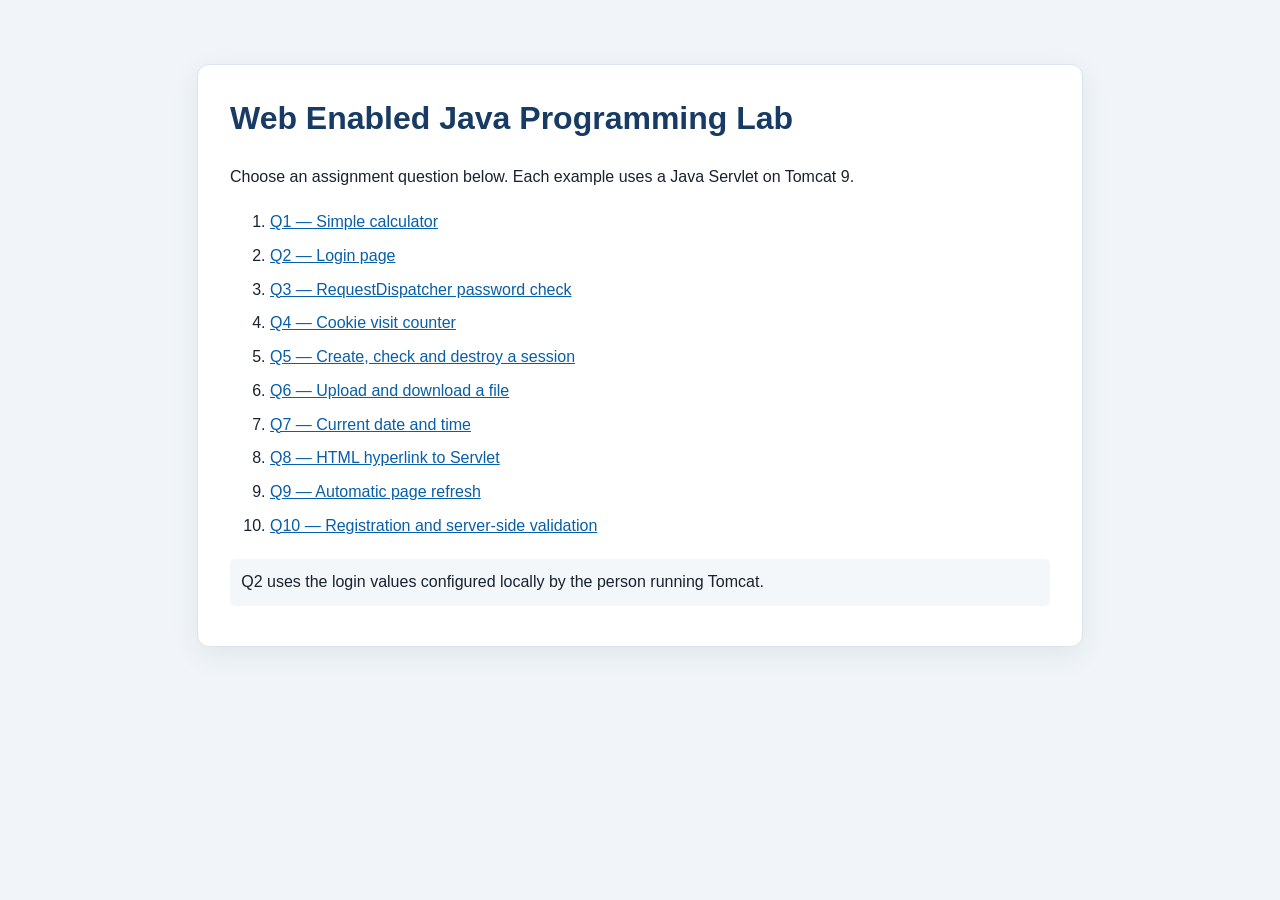
<file: webapp/index.html>
<!doctype html>
<html lang="en">
<head>
  <meta charset="UTF-8">
  <meta name="viewport" content="width=device-width, initial-scale=1">
  <title>Web Enabled Java — Servlet Assignment</title>
  <link rel="stylesheet" href="style.css">
</head>
<body>
<main class="card wide">
  <h1>Web Enabled Java Programming Lab</h1>
  <p>Choose an assignment question below. Each example uses a Java Servlet on Tomcat 9.</p>
  <ol class="questions">
    <li><a href="q1-calculator.html">Q1 — Simple calculator</a></li>
    <li><a href="q2-login.html">Q2 — Login page</a></li>
    <li><a href="q3-password.html">Q3 — RequestDispatcher password check</a></li>
    <li><a href="cookie-counter">Q4 — Cookie visit counter</a></li>
    <li><a href="session">Q5 — Create, check and destroy a session</a></li>
    <li><a href="q6-upload.html">Q6 — Upload and download a file</a></li>
    <li><a href="date-time">Q7 — Current date and time</a></li>
    <li><a href="q8-hyperlink.html">Q8 — HTML hyperlink to Servlet</a></li>
    <li><a href="refresh">Q9 — Automatic page refresh</a></li>
    <li><a href="q10-registration.html">Q10 — Registration and server-side validation</a></li>
  </ol>
  <p class="note">Q2 uses the login values configured locally by the person running Tomcat.</p>
</main>
</body>
</html>
</file>
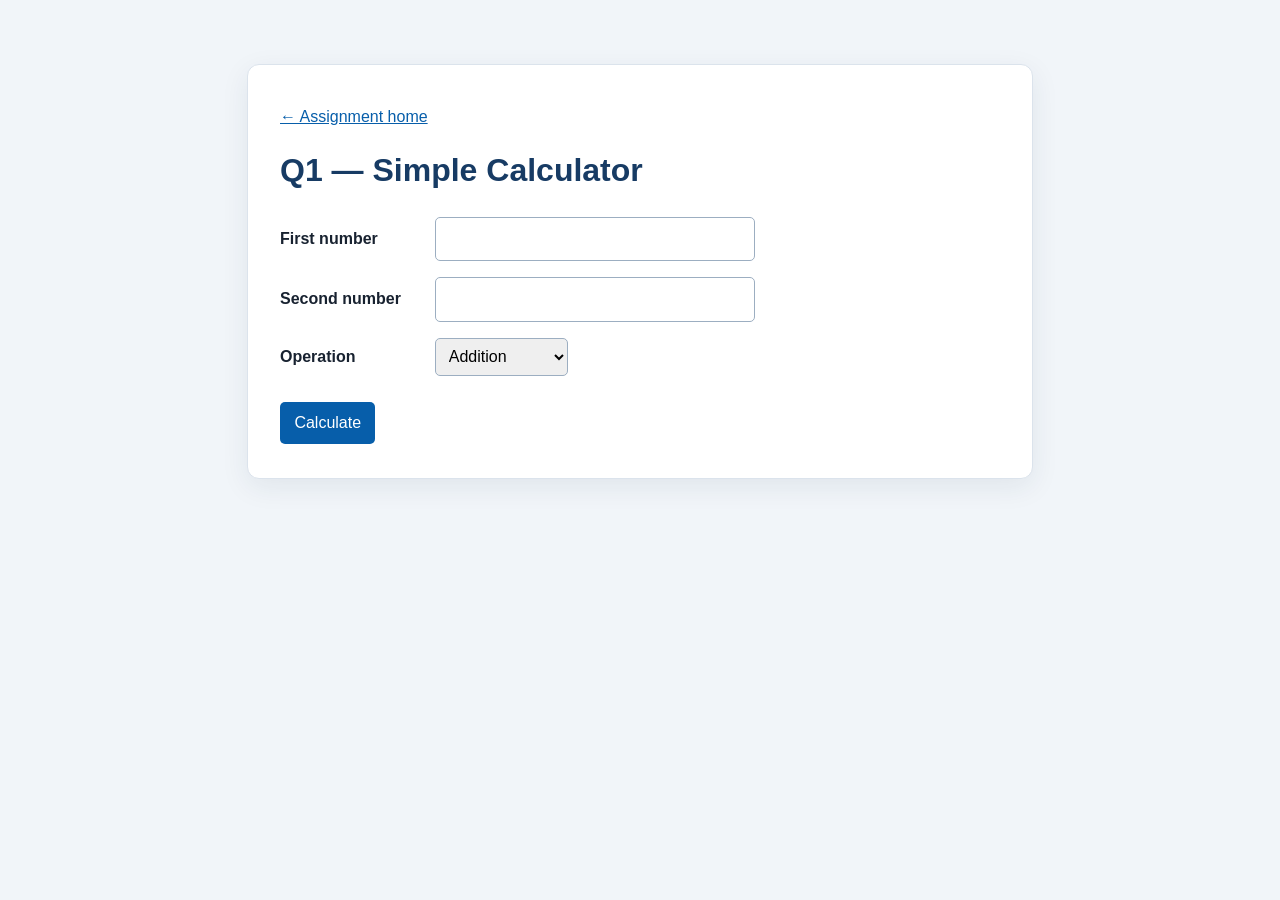
<file: webapp/q1-calculator.html>
<!doctype html><html lang="en"><head><meta charset="UTF-8"><meta name="viewport" content="width=device-width, initial-scale=1"><title>Q1 Calculator</title><link rel="stylesheet" href="style.css"></head><body><main class="card">
<p><a href="index.html">← Assignment home</a></p><h1>Q1 — Simple Calculator</h1>
<form action="calculate" method="post">
  <p><label for="first">First number</label><input id="first" name="first" type="number" step="any"></p>
  <p><label for="second">Second number</label><input id="second" name="second" type="number" step="any"></p>
  <p><label for="operation">Operation</label><select id="operation" name="operation"><option value="add">Addition</option><option value="subtract">Subtraction</option><option value="multiply">Multiplication</option><option value="divide">Division</option></select></p>
  <button type="submit">Calculate</button>
</form></main></body></html>
</file>
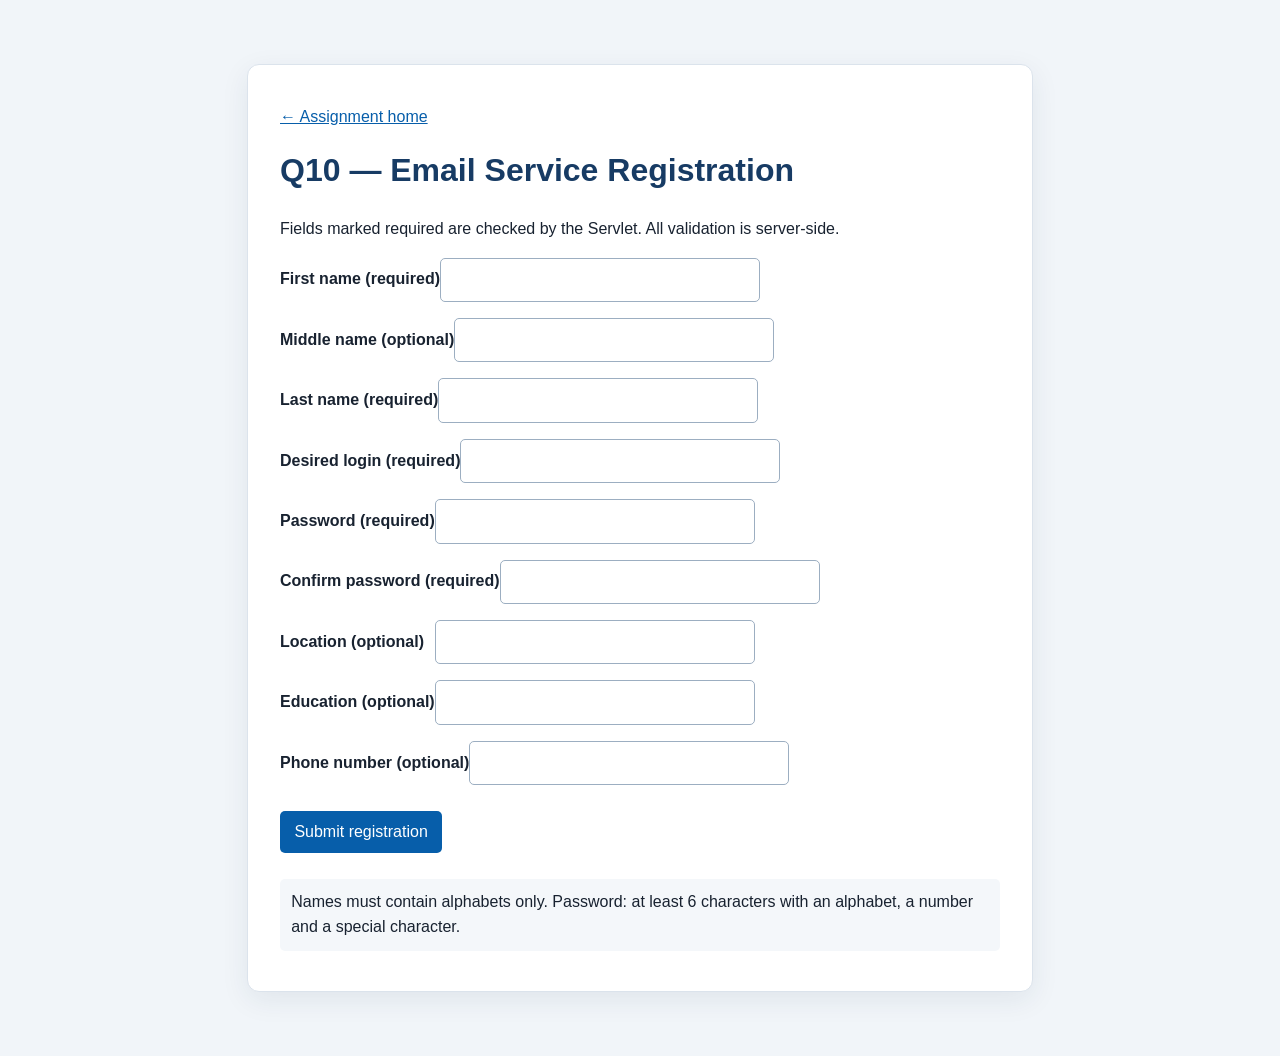
<file: webapp/q10-registration.html>
<!doctype html><html lang="en"><head><meta charset="UTF-8"><meta name="viewport" content="width=device-width, initial-scale=1"><title>Q10 Registration</title><link rel="stylesheet" href="style.css"></head><body><main class="card">
<p><a href="index.html">← Assignment home</a></p><h1>Q10 — Email Service Registration</h1>
<p>Fields marked required are checked by the Servlet. All validation is server-side.</p>
<form action="register" method="post">
  <p><label for="firstName">First name (required)</label><input id="firstName" name="firstName" type="text"></p>
  <p><label for="middleName">Middle name (optional)</label><input id="middleName" name="middleName" type="text"></p>
  <p><label for="lastName">Last name (required)</label><input id="lastName" name="lastName" type="text"></p>
  <p><label for="login">Desired login (required)</label><input id="login" name="login" type="text"></p>
  <p><label for="password">Password (required)</label><input id="password" name="password" type="password"></p>
  <p><label for="confirmPassword">Confirm password (required)</label><input id="confirmPassword" name="confirmPassword" type="password"></p>
  <p><label for="location">Location (optional)</label><input id="location" name="location" type="text"></p>
  <p><label for="education">Education (optional)</label><input id="education" name="education" type="text"></p>
  <p><label for="phone">Phone number (optional)</label><input id="phone" name="phone" type="text"></p>
  <button type="submit">Submit registration</button>
</form><p class="note">Names must contain alphabets only. Password: at least 6 characters with an alphabet, a number and a special character.</p>
</main></body></html>
</file>
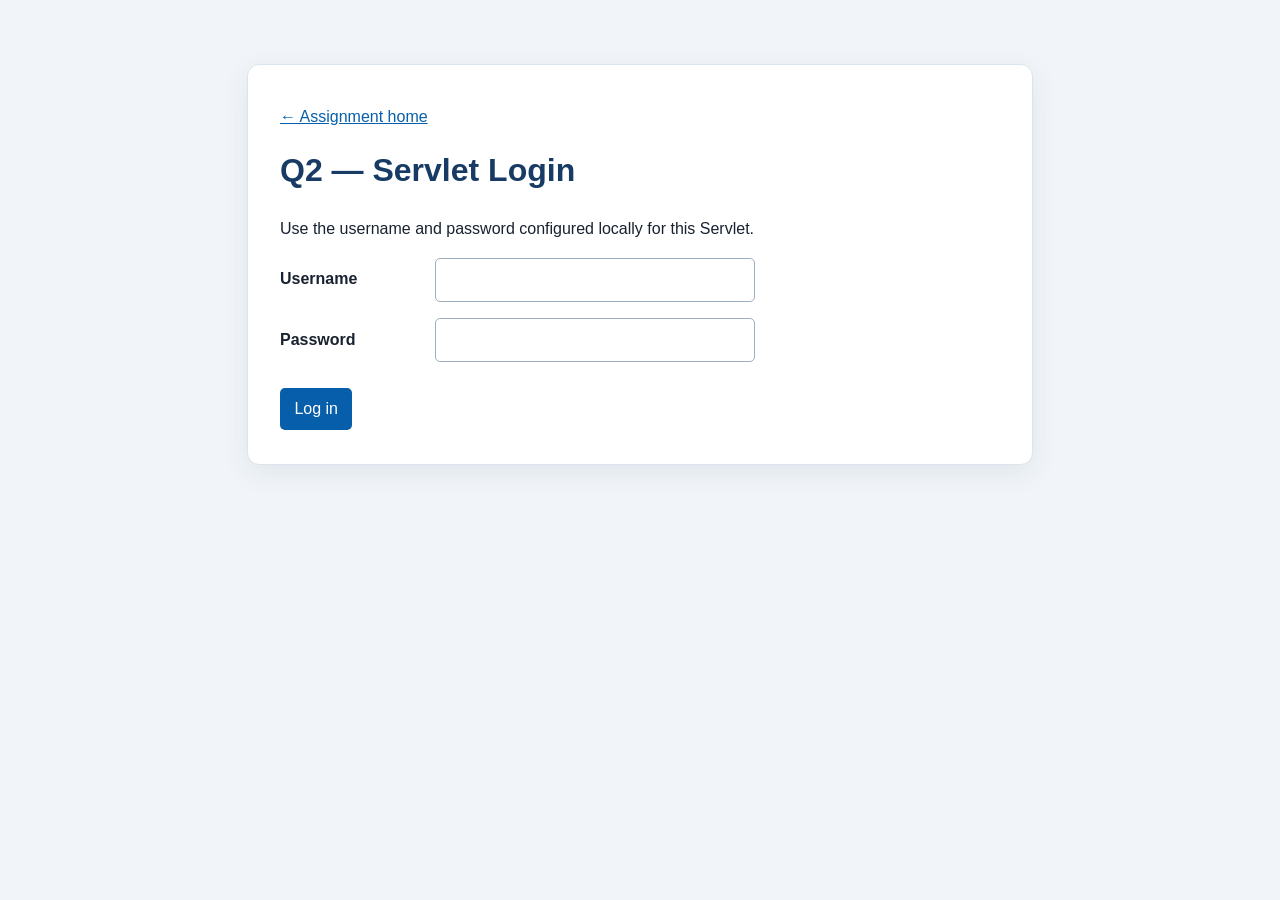
<file: webapp/q2-login.html>
<!doctype html><html lang="en"><head><meta charset="UTF-8"><meta name="viewport" content="width=device-width, initial-scale=1"><title>Q2 Login</title><link rel="stylesheet" href="style.css"></head><body><main class="card">
<p><a href="index.html">← Assignment home</a></p><h1>Q2 — Servlet Login</h1>
<p>Use the username and password configured locally for this Servlet.</p>
<form action="login" method="post"><p><label for="username">Username</label><input id="username" name="username" type="text"></p><p><label for="password">Password</label><input id="password" name="password" type="password"></p><button type="submit">Log in</button></form>
</main></body></html>
</file>
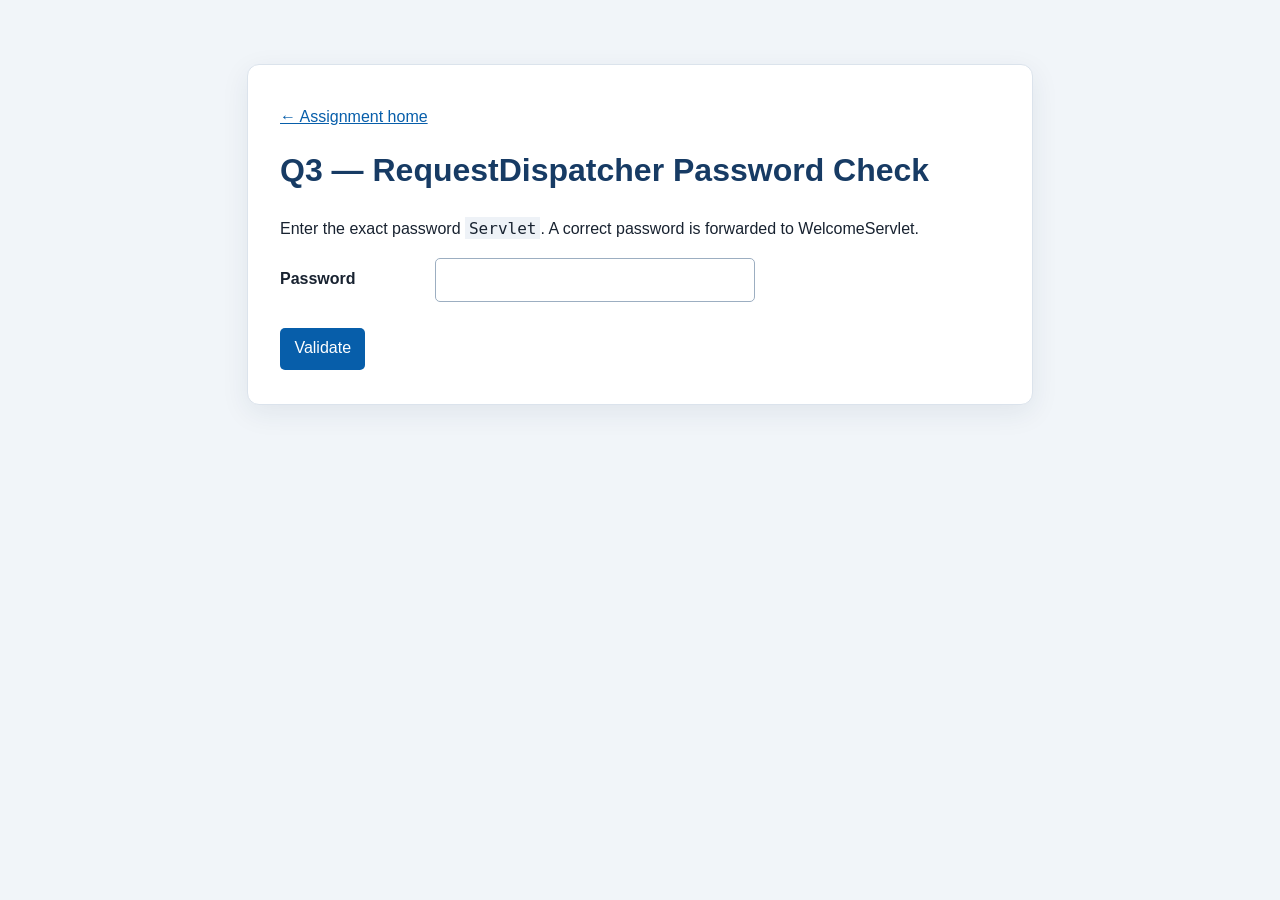
<file: webapp/q3-password.html>
<!doctype html><html lang="en"><head><meta charset="UTF-8"><meta name="viewport" content="width=device-width, initial-scale=1"><title>Q3 RequestDispatcher</title><link rel="stylesheet" href="style.css"></head><body><main class="card">
<p><a href="index.html">← Assignment home</a></p><h1>Q3 — RequestDispatcher Password Check</h1>
<p>Enter the exact password <code>Servlet</code>. A correct password is forwarded to WelcomeServlet.</p>
<form action="validate-password" method="post"><p><label for="password">Password</label><input id="password" name="password" type="password"></p><button type="submit">Validate</button></form>
</main></body></html>
</file>
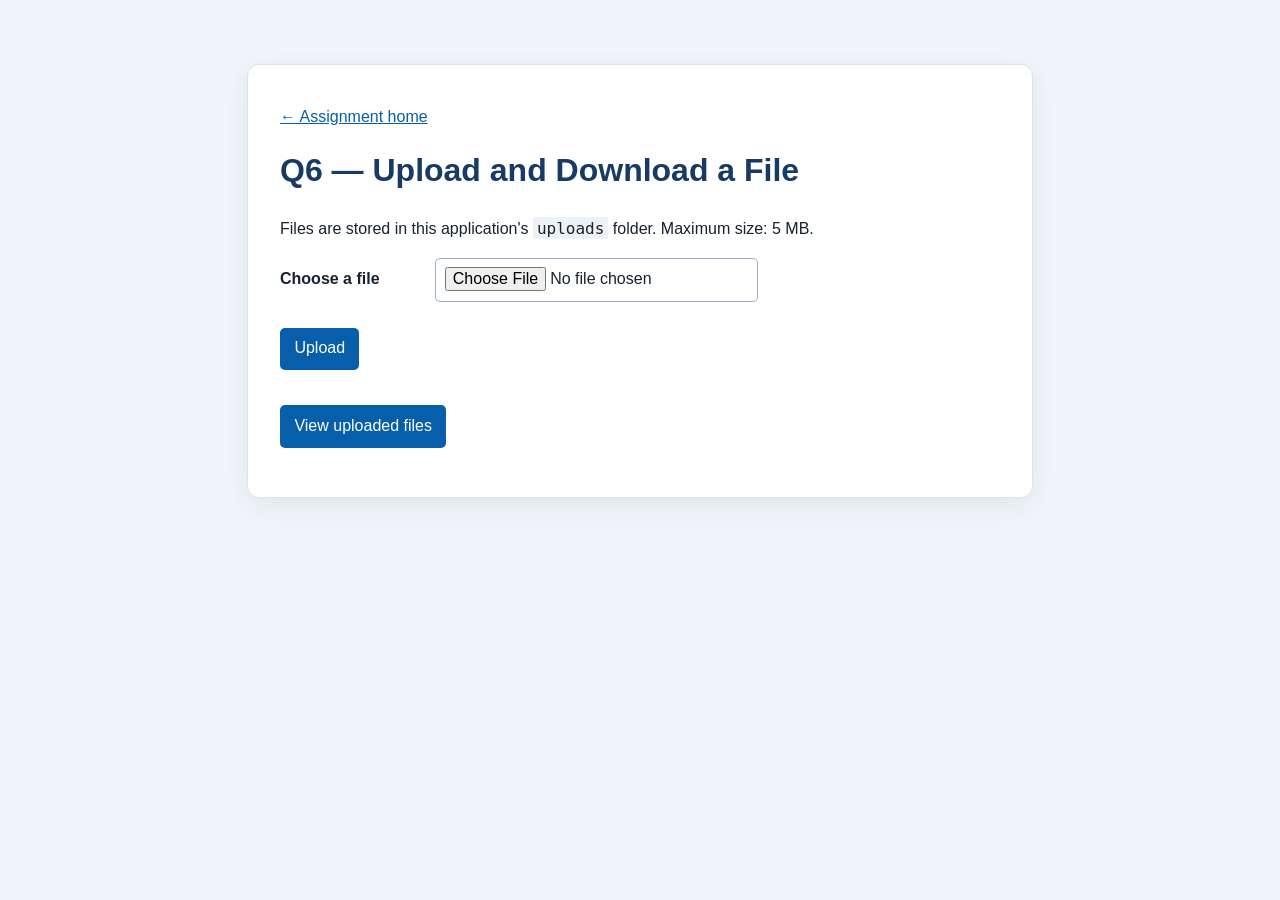
<file: webapp/q6-upload.html>
<!doctype html><html lang="en"><head><meta charset="UTF-8"><meta name="viewport" content="width=device-width, initial-scale=1"><title>Q6 File Upload</title><link rel="stylesheet" href="style.css"></head><body><main class="card">
<p><a href="index.html">← Assignment home</a></p><h1>Q6 — Upload and Download a File</h1>
<p>Files are stored in this application's <code>uploads</code> folder. Maximum size: 5 MB.</p>
<form action="upload" method="post" enctype="multipart/form-data"><p><label for="file">Choose a file</label><input id="file" name="file" type="file"></p><button type="submit">Upload</button></form>
<p><a class="button" href="upload">View uploaded files</a></p>
</main></body></html>
</file>
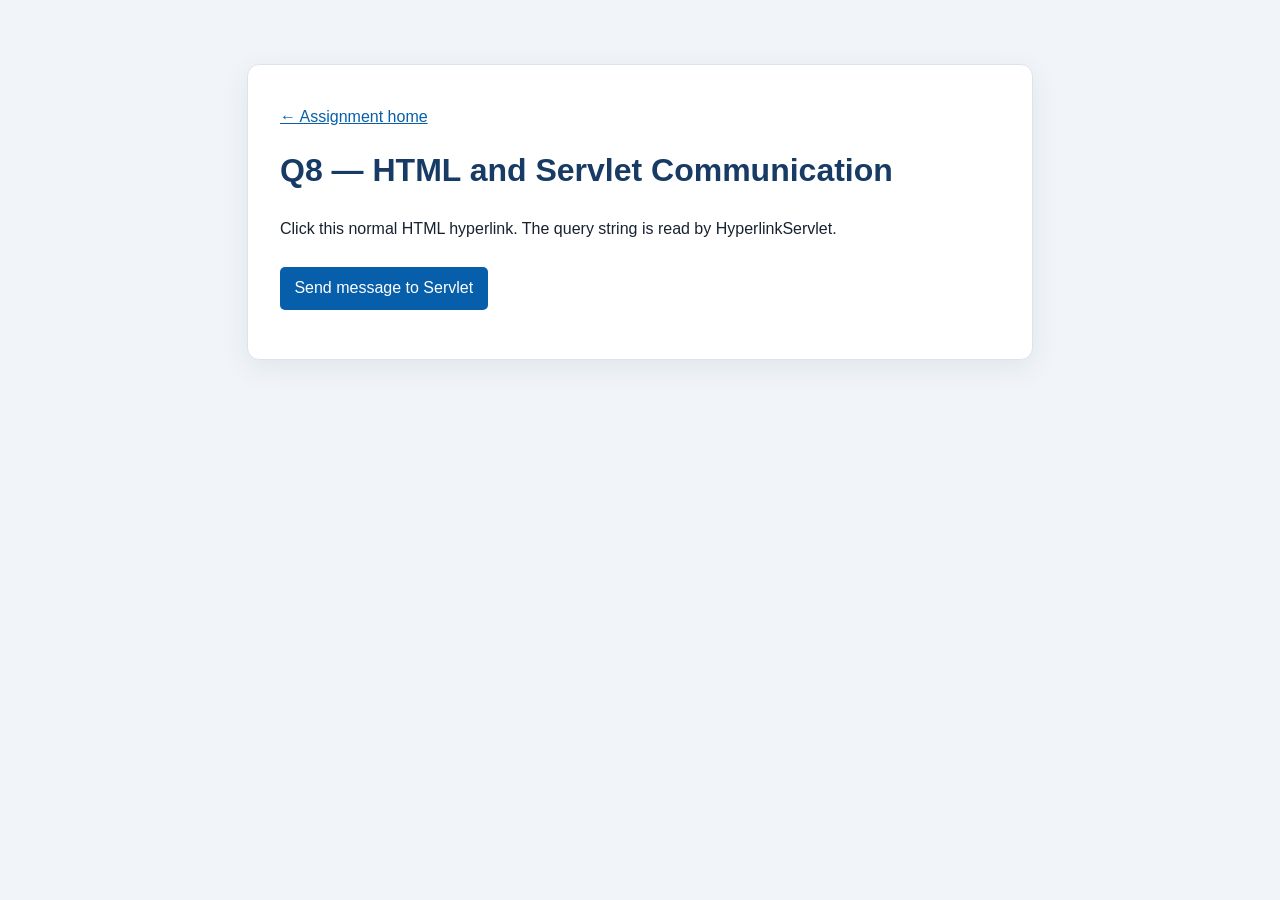
<file: webapp/q8-hyperlink.html>
<!doctype html><html lang="en"><head><meta charset="UTF-8"><meta name="viewport" content="width=device-width, initial-scale=1"><title>Q8 Hyperlink</title><link rel="stylesheet" href="style.css"></head><body><main class="card">
<p><a href="index.html">← Assignment home</a></p><h1>Q8 — HTML and Servlet Communication</h1>
<p>Click this normal HTML hyperlink. The query string is read by HyperlinkServlet.</p>
<p><a class="button" href="hyperlink?message=Hello%20from%20the%20HTML%20page">Send message to Servlet</a></p>
</main></body></html>
</file>
<file: webapp/style.css>
body { margin: 0; padding: 2rem 1rem; background: #f1f5f9; color: #182230; font: 16px/1.55 "Segoe UI", Arial, sans-serif; }
.card { max-width: 720px; margin: 2rem auto; padding: 1.5rem 2rem; background: #fff; border: 1px solid #dbe3ec; border-radius: 12px; box-shadow: 0 8px 28px #1c355014; }
.wide { max-width: 820px; }
h1 { margin-top: .3rem; color: #173b64; }
a { color: #075eaa; }
a:hover { color: #003b70; }
.questions li { padding: .28rem 0; }
label { display: inline-block; min-width: 155px; margin: .35rem 0; font-weight: 600; }
input, select { box-sizing: border-box; max-width: 100%; padding: .55rem; border: 1px solid #9caec1; border-radius: 5px; font: inherit; }
input[type="text"], input[type="password"], input[type="number"] { width: min(100%, 320px); }
button, .button { display: inline-block; margin: .6rem 0; padding: .55rem .9rem; border: 0; border-radius: 5px; background: #075eaa; color: white; font: inherit; text-decoration: none; cursor: pointer; }
.result { padding: .8rem; border-left: 4px solid #16834b; background: #edf9f1; }
.error { color: #a32020; }
.note { padding: .7rem; background: #f4f7fa; border-radius: 5px; }
code { background: #eef2f7; padding: .1rem .25rem; }
@media (max-width: 520px) { .card { margin: .25rem auto; padding: 1rem; } label { display: block; } }
</file>
